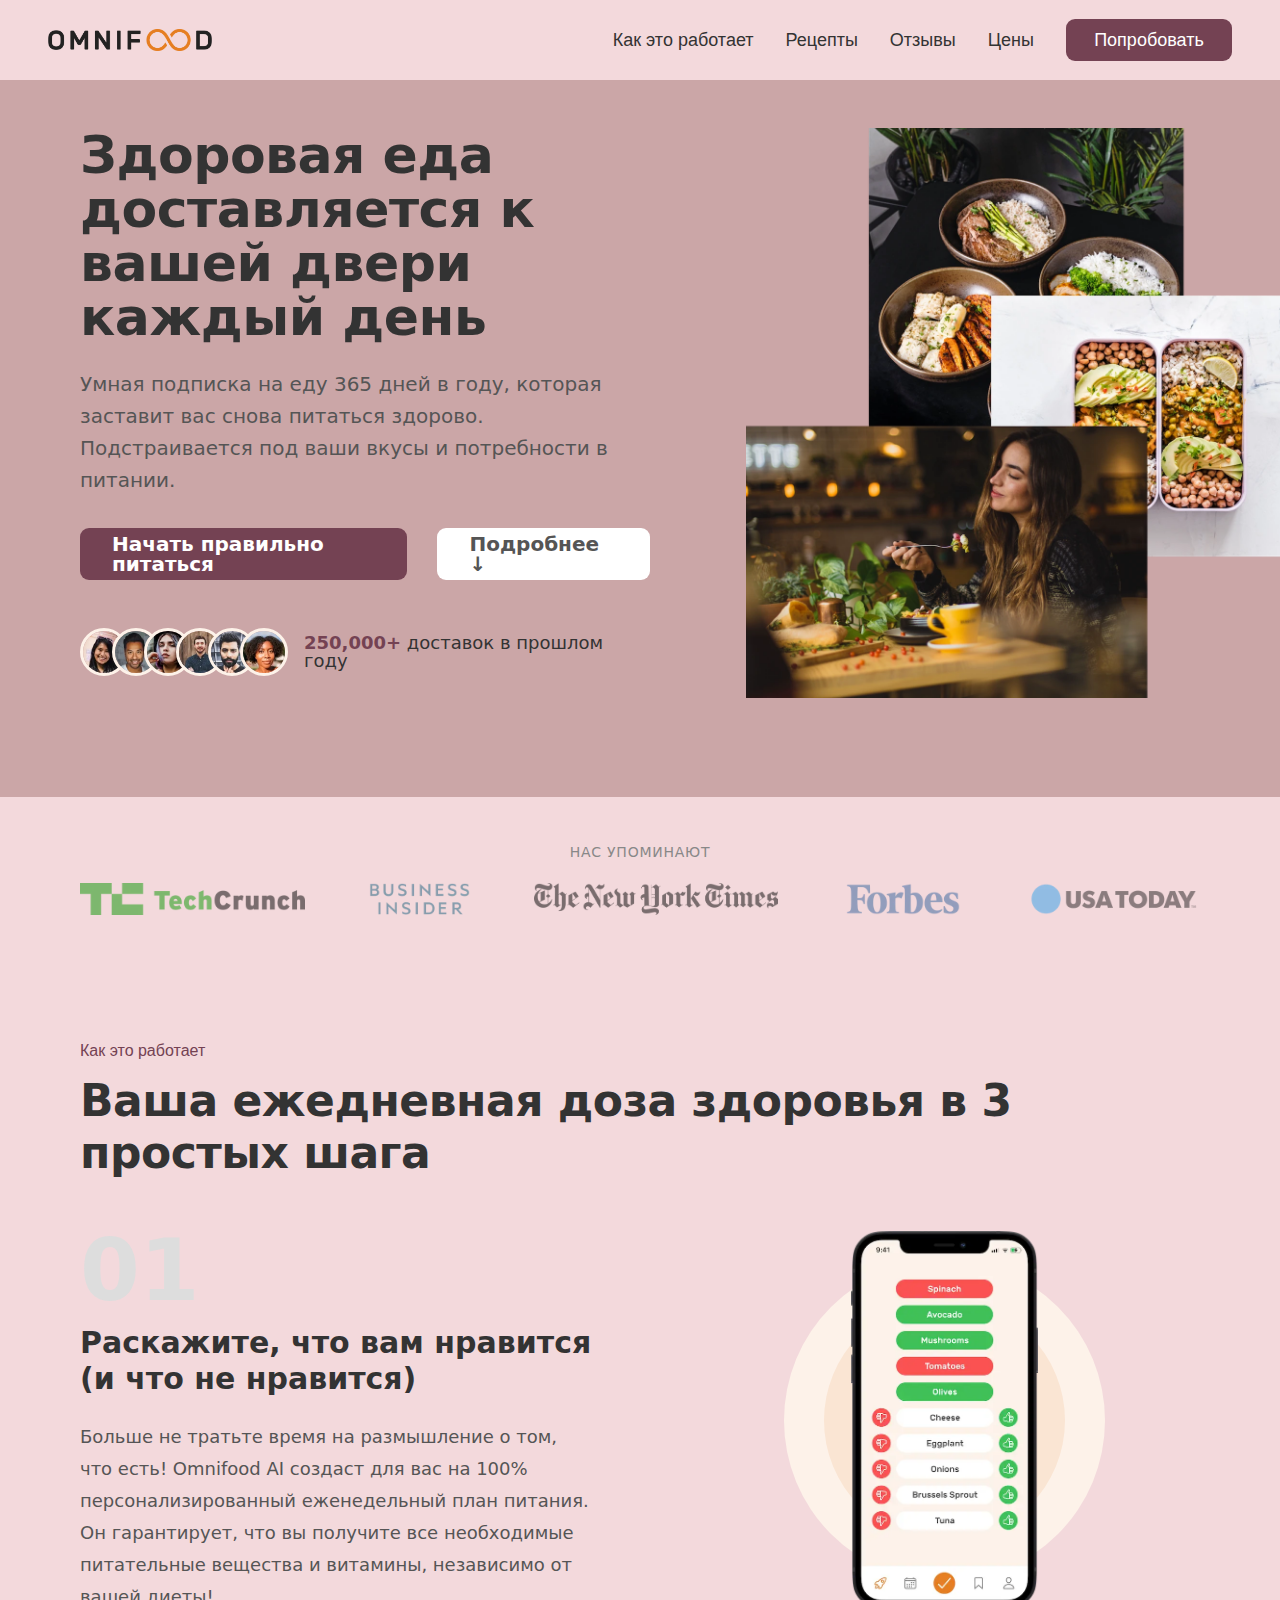
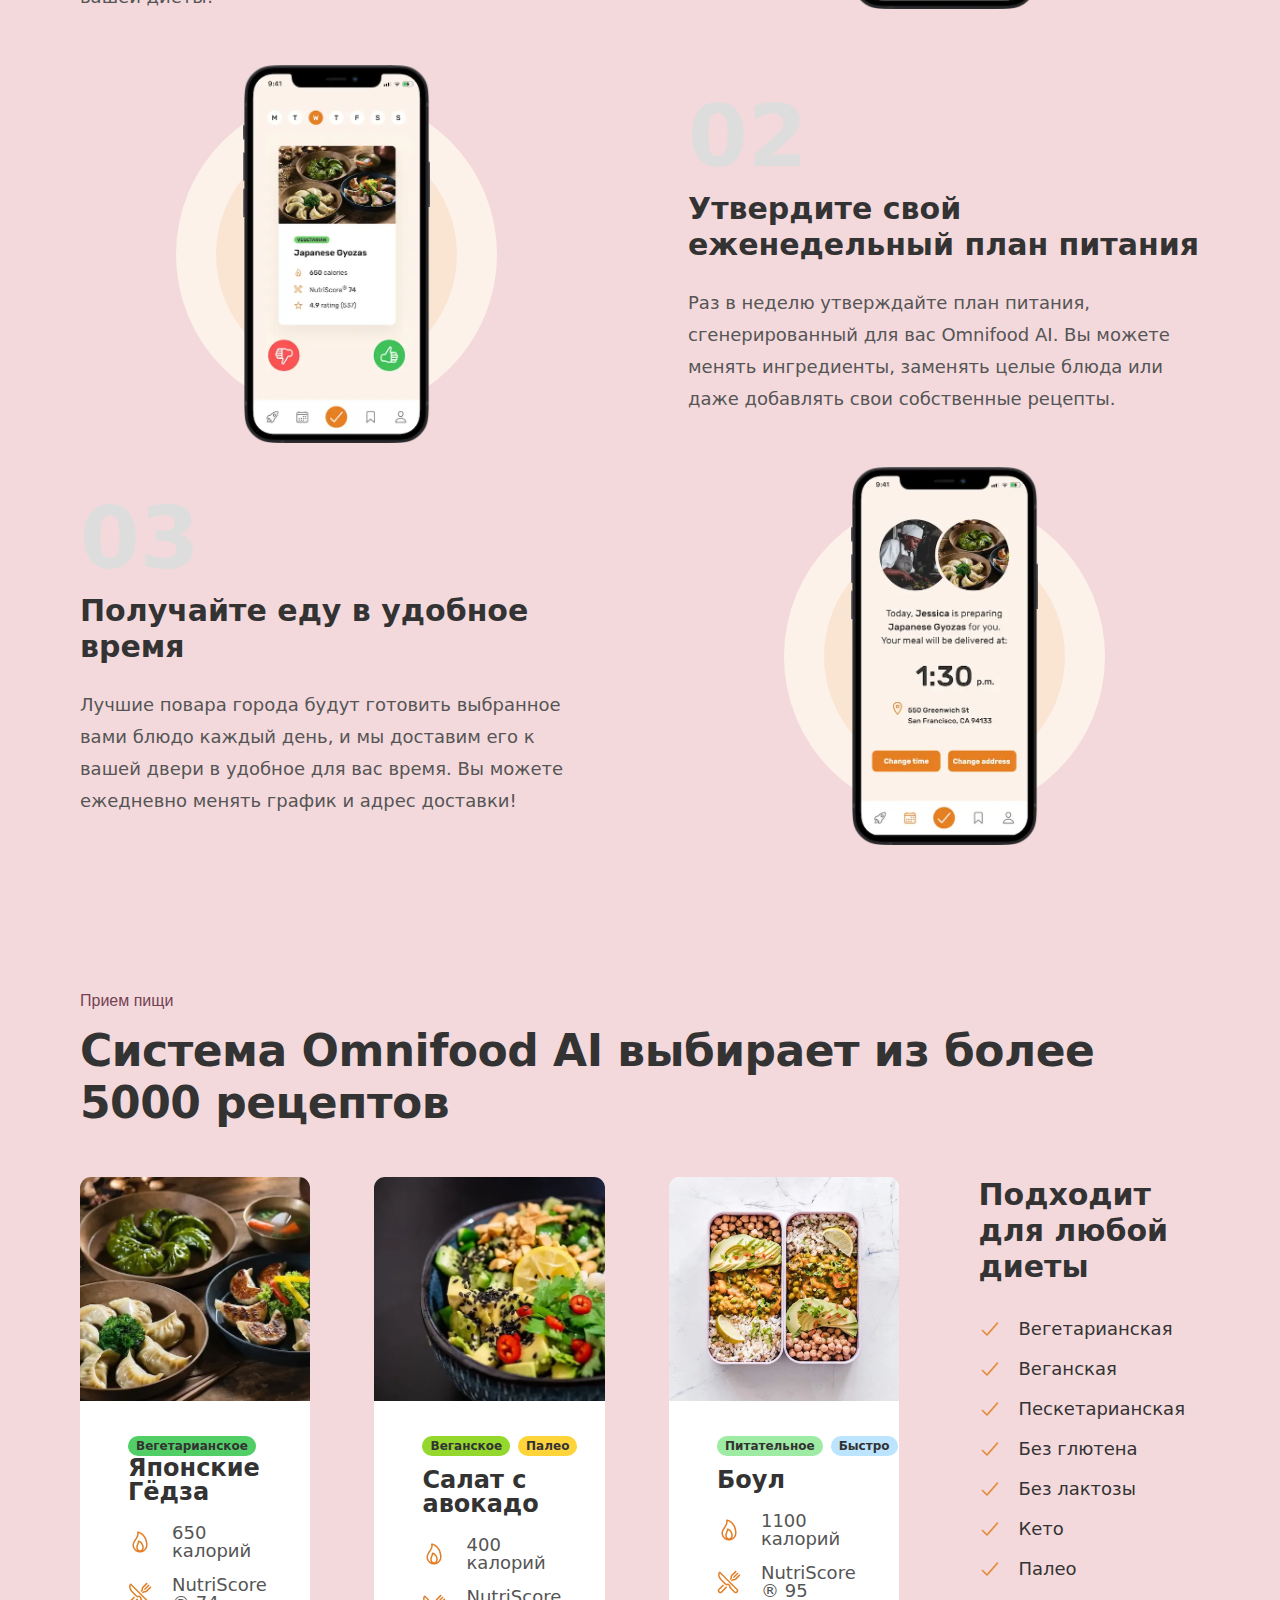
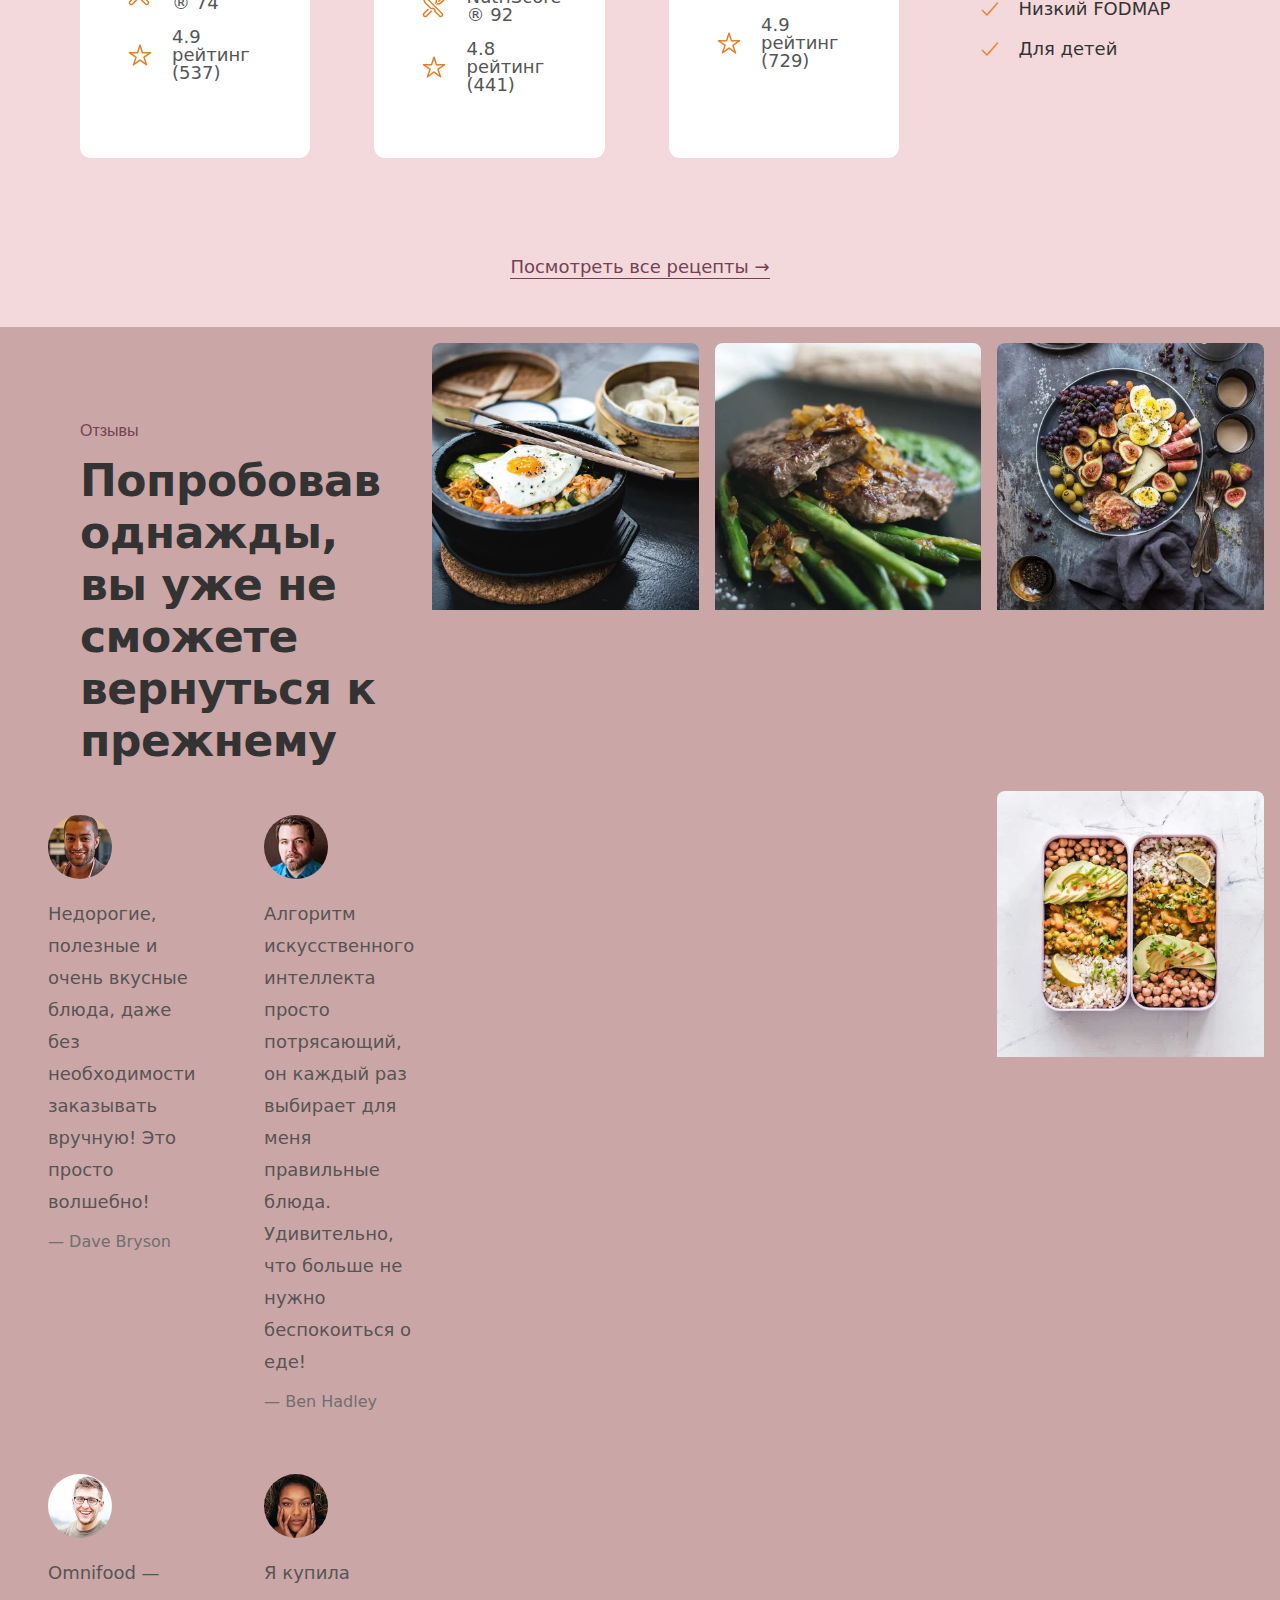
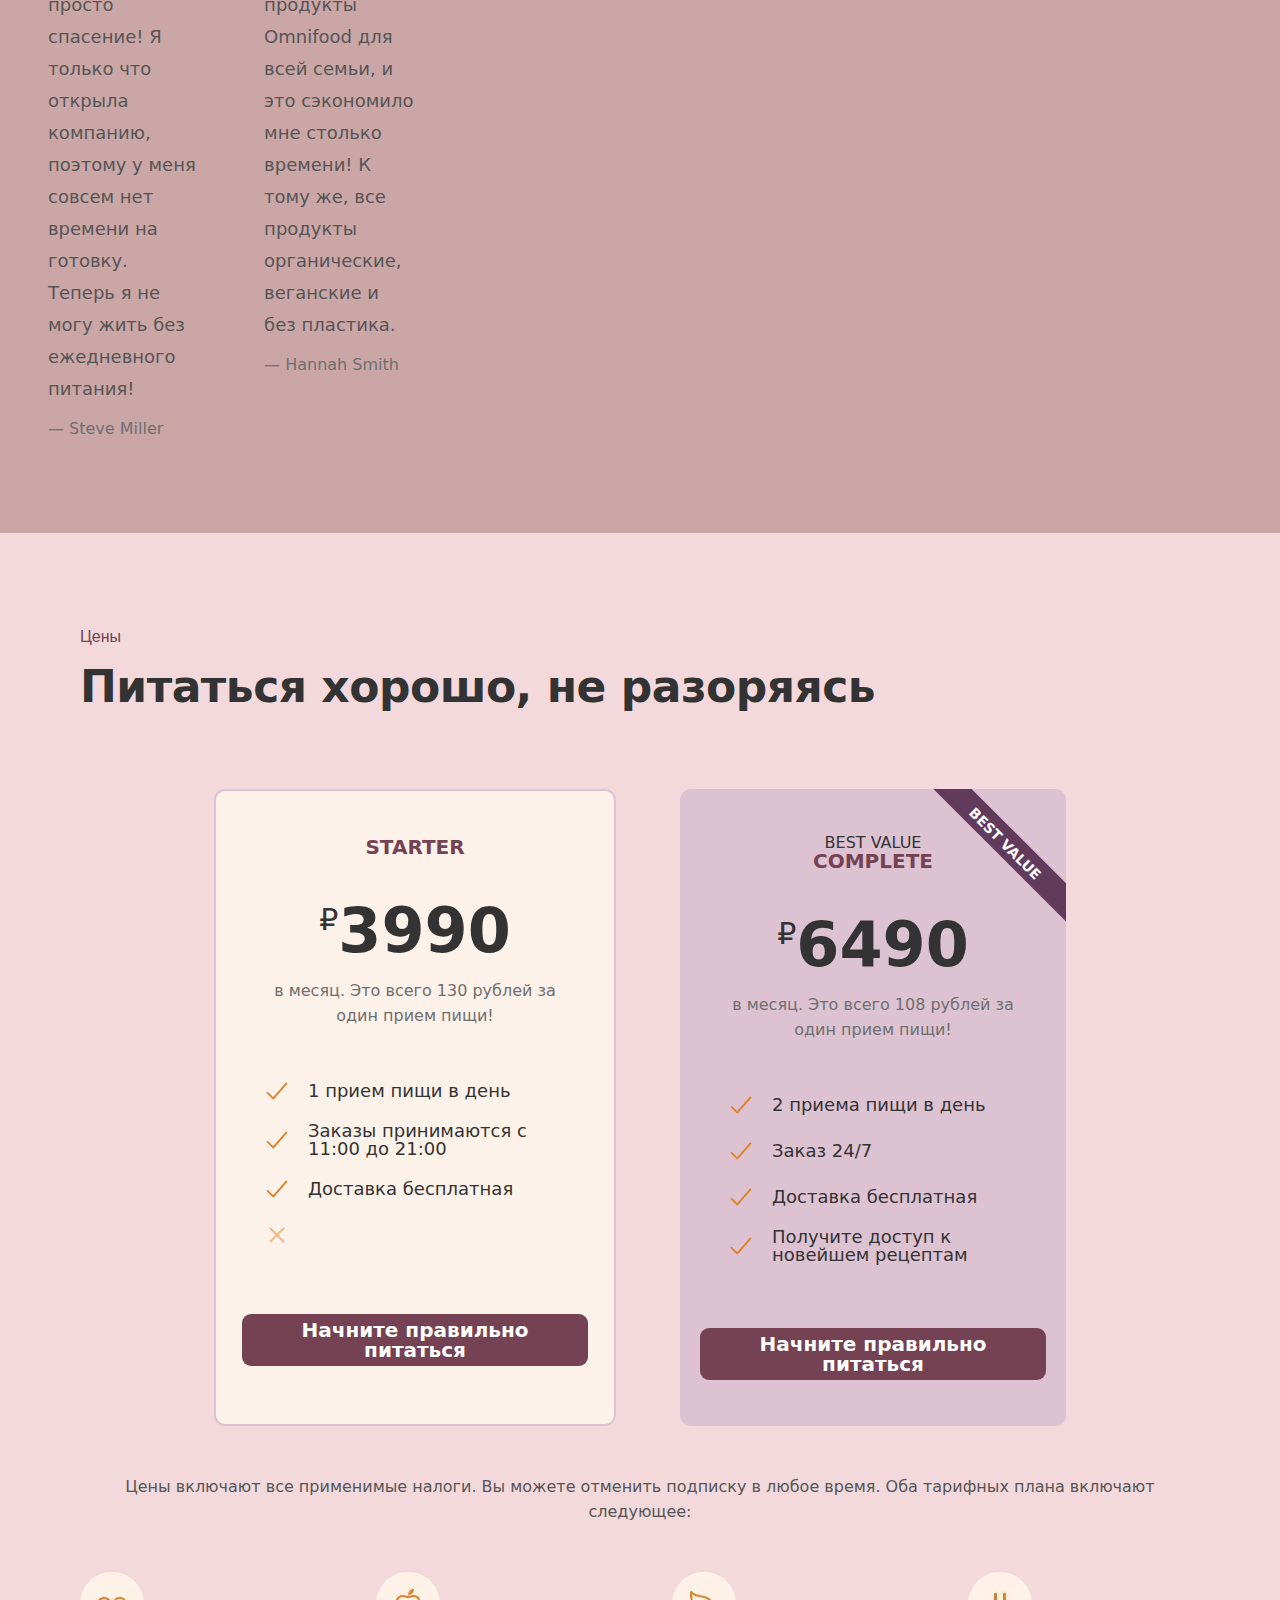
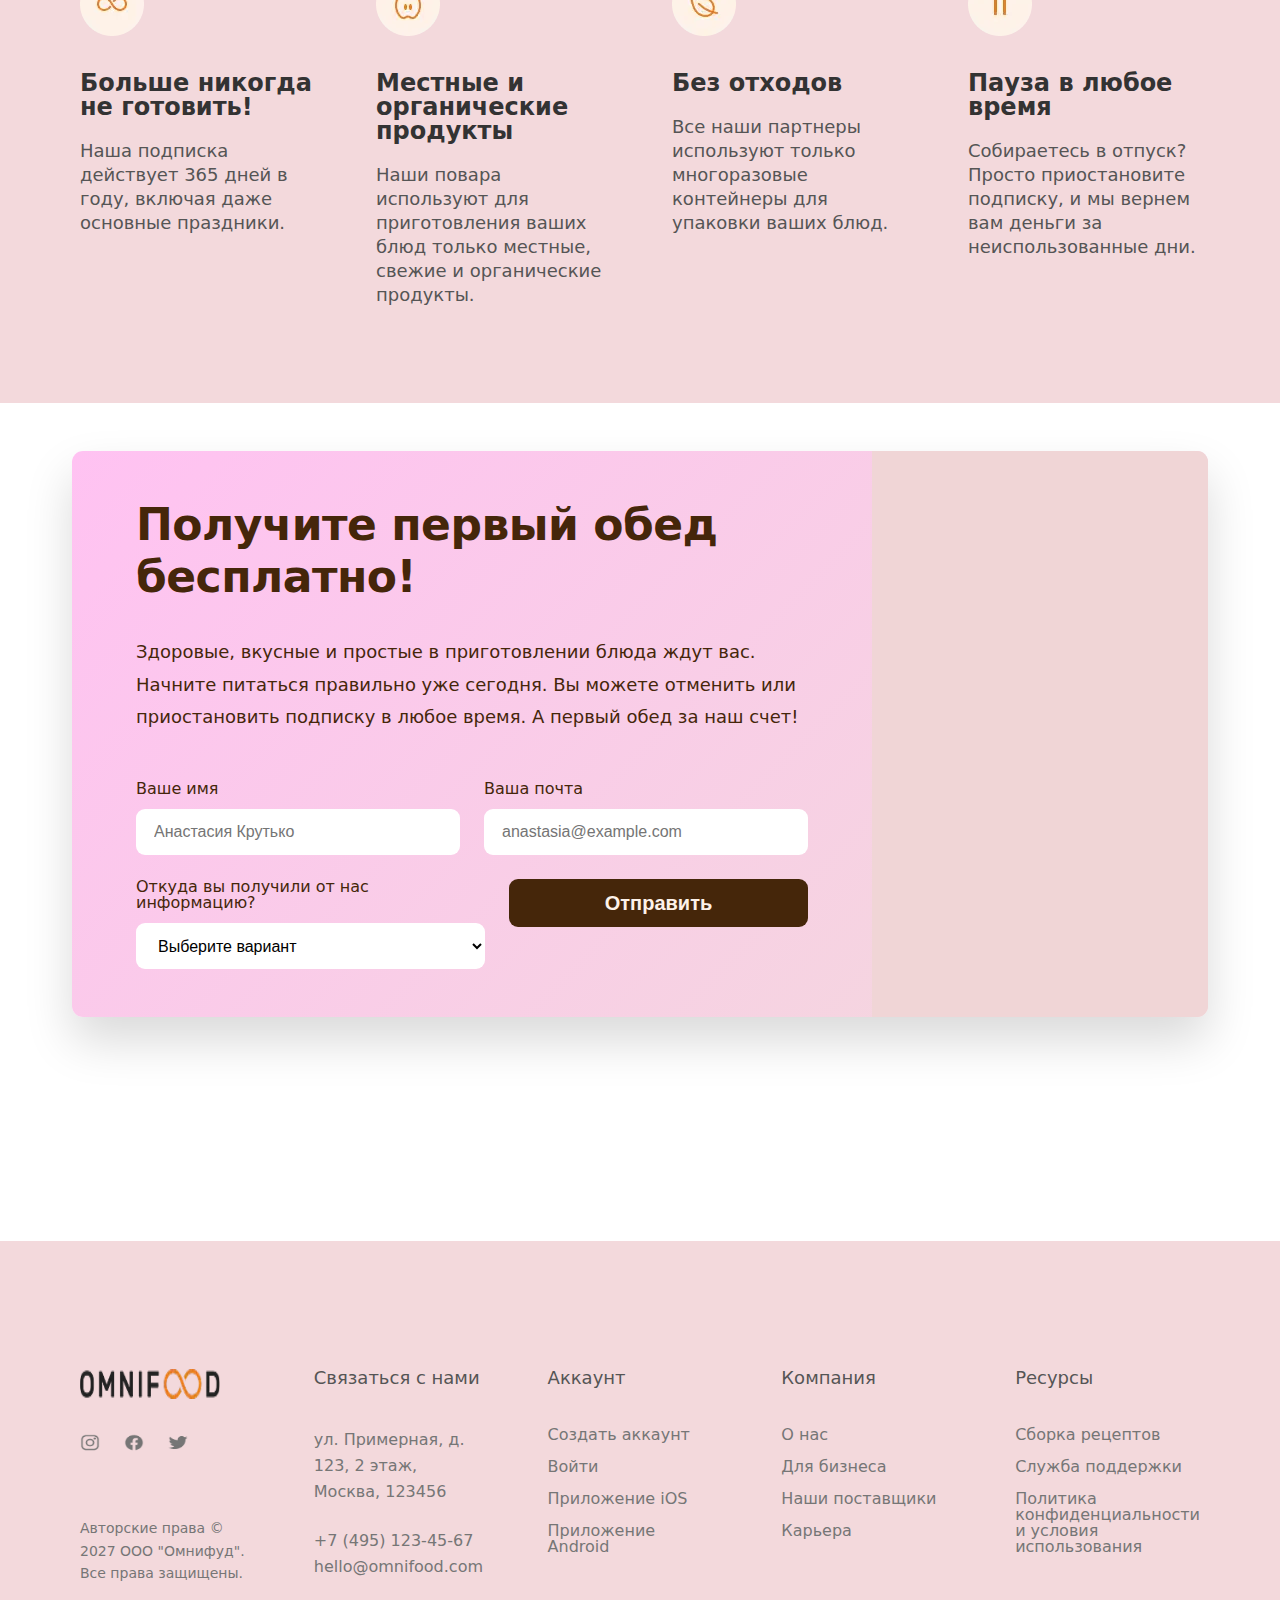
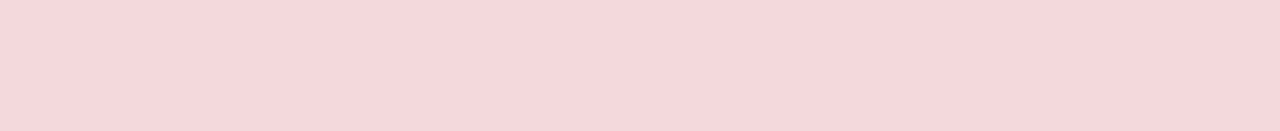
<file: index.html>
<!DOCTYPE html>
<html lang="ru">
<head>
    <meta http-equiv="Content-Security-Policy" 
      content="default-src 'self'; 
               script-src 'self' https://cdn.tailwindcss.com https://unpkg.com;">
    <meta http-equiv="X-Frame-Options" content="DENY">
    <meta http-equiv="X-Content-Type-Options" content="nosniff">
    <meta http-equiv="Referrer-Policy" content="strict-origin-when-cross-origin">
    <meta charset="UTF-8">
    <meta name="viewport" content="width=device-width, initial-scale=1.0">
    <title>Omnifood - Здоровое питание с доставкой</title>
    <meta name="description" content="Умная подписка на еду 365 дней в году. Персонализированные планы питания с доставкой на дом.">
    <link rel="stylesheet" href="style.css">
</head>
<body>
 <!-- Шапка сайта с навигацией -->
<header class="page-header">
    <div class="container">
        <!-- Чекбокс для управления меню -->
        <input type="checkbox" id="menu-toggle" class="menu-toggle">
        
        <!-- Оверлей для затемнения -->
        <div class="menu-overlay"></div>
        
        <div class="header-inner">
            <!-- Логотип слева -->
            <a href="/" class="logo-link" aria-label="На главную">
                <img src="UP09-master/img/omnifood-logo.webp" alt="Omnifood" class="logo" width="150" height="30">
            </a>
            
            <!-- Бургер-кнопка справа (только на мобильных) -->
            <label for="menu-toggle" class="burger-menu" aria-label="Открыть меню">
                <span class="burger-line"></span>
                <span class="burger-line"></span>
                <span class="burger-line"></span>
            </label>
            
            <!-- Навигация справа (на десктопе) -->
            <nav class="main-nav" aria-label="Основное меню">
                <ul class="nav-list">
                    <li><a href="#how-it-works" class="nav-link">Как это работает</a></li>
                    <li><a href="#meals" class="nav-link">Рецепты</a></li>
                    <li><a href="#testimonials" class="nav-link">Отзывы</a></li>
                    <li><a href="#pricing" class="nav-link">Цены</a></li>
                    <li><a href="#cta" class="nav-link nav-link-button">Попробовать</a></li>
                </ul>
            </nav>
        </div>
    </div>
</header>

    <main>
        <!-- Hero-section-->
        <section class="hero" aria-labelledby="hero-heading">
            <div class="container">
                <div class="hero-content">
                    <div class="hero-text">
                        <h1 id="hero-heading" class="hero-title">
                            Здоровая еда доставляется к вашей двери каждый день
                        </h1>
                        <p class="hero-description">
                            Умная подписка на еду 365 дней в году, которая заставит вас снова питаться здорово. 
                            Подстраивается под ваши вкусы и потребности в питании.
                        </p>
                        
                        <div class="hero-buttons">
                            <a href="#cta" class="btn btn-primary">Начать правильно питаться</a>
                            <a href="#how-it-works" class="btn btn-secondary">Подробнее &darr;</a>
                        </div>
                        
                        <!--доставка-->
                        <div class="delivery-stats">
                            <div class="customer-avatars" aria-label="Наши клиенты">
                                <img src="UP09-master/img/customers/customer-1.webp" alt="Клиент" class="customer-img" width="40" height="40">
                                <img src="UP09-master/img/customers/customer-2.webp" alt="Клиент" class="customer-img" width="40" height="40">
                                <img src="UP09-master/img/customers/customer-3.webp" alt="Клиент" class="customer-img" width="40" height="40">
                                <img src="UP09-master/img/customers/customer-4.webp" alt="Клиент" class="customer-img" width="40" height="40">
                                <img src="UP09-master/img/customers/customer-5.webp" alt="Клиент" class="customer-img" width="40" height="40">
                                <img src="UP09-master/img/customers/customer-6.webp" alt="Клиент" class="customer-img" width="40" height="40">
                            </div>
                            <p class="delivery-text">
                                <span class="highlight">250,000+</span> доставок в прошлом году
                            </p>
                        </div>
                    </div>
                    
                    <figure class="hero-image">
                        <img src="UP09-master/img/hero.webp" alt="Разнообразные полезные блюда" width="500" height="550">
                    </figure>
                </div>
            </div>
        </section>

        <!--Нас упоминают-->
        <aside class="media-mentions" aria-label="Публикации о нас">
            <div class="container">
                <p class="mentions-title">НАС УПОМИНАЮТ</p>
                <ul class="media-logos">
                    <li><img src="UP09-master/img/logos/techcrunch.webp" alt="TechCrunch" width="150" height="30"></li>
                    <li><img src="UP09-master/img/logos/business-insider.webp" alt="Business Insider" width="150" height="30"></li>
                    <li><img src="UP09-master/img/logos/the-new-york-times.webp" alt="The New York Times" width="150" height="30"></li>
                    <li><img src="UP09-master/img/logos/forbes.webp" alt="Forbes" width="150" height="30"></li>
                    <li><img src="UP09-master/img/logos/usa-today.webp" alt="USA Today" width="150" height="30"></li>
                </ul>
            </div>
        </aside>

        <!--Как это работает-->
        <section id="how-it-works" class="how-it-works" aria-labelledby="how-it-works-heading">
            <div class="container">
                <header class="section-header">
                    <p class="section-subtitle">Как это работает</p>
                    <h2 id="how-it-works-heading" class="section-title">
                        Ваша ежедневная доза здоровья в 3 простых шага
                    </h2>
                </header>

                <!--Шаг 1-->
                <article class="step-item step-1">
                    <div class="step-content">
                        <span class="step-number" aria-hidden="true">01</span>
                        <h3 class="step-title">Раскажите, что вам нравится (и что не нравится)</h3>
                        <p class="step-description">
                            Больше не тратьте время на размышление о том, что есть!
                            Omnifood AI создаст для вас на 100% персонализированный 
                            еженедельный план питания. Он гарантирует, что вы
                            получите все необходимые питательные вещества и
                            витамины, независимо от вашей диеты!
                        </p>
                    </div>
                    <figure class="step-image">
                        <div class="image-circle">
                            <img src="UP09-master/img/app/app-screen-1.webp" alt="Экран приложения - выбор предпочтений" width="200" height="400">
                        </div>
                    </figure>
                </article>

                <!--Шаг 2-->
                <article class="step-item step-2">
                    <div class="step-content">
                        <span class="step-number" aria-hidden="true">02</span>
                        <h3 class="step-title">Утвердите свой еженедельный план питания</h3>
                        <p class="step-description">
                            Раз в неделю утверждайте план питания, сгенерированный
                            для вас Omnifood AI. Вы можете менять ингредиенты,
                            заменять целые блюда или даже добавлять свои
                            собственные рецепты.
                        </p>
                    </div>
                    <figure class="step-image">
                        <div class="image-circle">
                            <img src="UP09-master/img/app/app-screen-2.webp" alt="Экран приложения - утверждение плана" width="200" height="400">
                        </div>
                    </figure>
                </article>

                <!--Шаг 3-->
                <article class="step-item step-3">
                    <div class="step-content">
                        <span class="step-number" aria-hidden="true">03</span>
                        <h3 class="step-title">Получайте еду в удобное время</h3>
                        <p class="step-description">
                            Лучшие повара города будут готовить выбранное вами
                            блюдо каждый день, и мы доставим его к вашей двери в
                            удобное для вас время. Вы можете ежедневно менять
                            график и адрес доставки!
                        </p>
                    </div>
                    <figure class="step-image">
                        <div class="image-circle">
                            <img src="UP09-master/img/app/app-screen-3.webp" alt="Экран приложения - доставка" width="200" height="400">
                        </div>
                    </figure>
                </article>
            </div>
        </section>

        <!--Прием пищи-->
        <section id="meals" class="meals-section" aria-labelledby="meals-heading">
            <div class="container">
                <header class="section-header">
                    <p class="section-subtitle">Прием пищи</p>
                    <h2 id="meals-heading" class="section-title">
                        Система Omnifood AI выбирает из более 5000 рецептов
                    </h2>
                </header>

                <div class="meals-grid">
                    <!--Японские Гёдза-->
                    <article class="meal-card">
                        <img src="UP09-master/img/meals/meal-1.webp" alt="Японские Гёдза" class="meal-image" width="300" height="200">
                        <div class="meal-content">
                            <span class="badge badge-vegetarian">Вегетарианское</span>
                            <h3 class="meal-title">Японские Гёдза</h3>
                            <ul class="meal-stats">
                                <li>
                                    <img src="UP09-master/Img%20-%20flame%20outline.webp" alt="" class="stat-icon" width="20" height="20">
                                    <span>650 калорий</span>
                                </li>
                                <li>
                                    <img src="UP09-master//Img%20-%20restaurant%20outline.webp" alt="" class="stat-icon" width="20" height="20">
                                    <span>NutriScore ® 74</span>
                                </li>
                                <li>
                                    <img src="UP09-master/Img%20-%20star%20outline.webp" alt="" class="stat-icon" width="20" height="20">
                                    <span>4.9 рейтинг (537)</span>
                                </li>
                            </ul>
                        </div>
                    </article>

                    <!--Салат с авокадо-->
                    <article class="meal-card">
                        <img src="UP09-master/img/meals/meal-2.webp" alt="Салат с авокадо" class="meal-image" width="300" height="200">
                        <div class="meal-content">
                            <div class="badge-group">
                                <span class="badge badge-vegan">Веганское</span>
                                <span class="badge badge-paleo">Палео</span>
                            </div>
                            <h3 class="meal-title">Салат с авокадо</h3>
                            <ul class="meal-stats">
                                <li>
                                    <img src="UP09-master/Img%20-%20flame%20outline.webp" alt="" class="stat-icon" width="20" height="20">
                                    <span>400 калорий</span>
                                </li>
                                <li>
                                    <img src="UP09-master//Img%20-%20restaurant%20outline.webp" alt="" class="stat-icon" width="20" height="20">
                                    <span>NutriScore ® 92</span>
                                </li>
                                <li>
                                    <img src="UP09-master/Img%20-%20star%20outline.webp" alt="" class="stat-icon" width="20" height="20">
                                    <span>4.8 рейтинг (441)</span>
                                </li>
                            </ul>
                        </div>
                    </article>

                    <!--Боул-->
                    <article class="meal-card">
                        <img src="UP09-master/img/gallery/gallery-6.webp" alt="Боул с киноа" class="meal-image" width="300" height="200">
                        <div class="meal-content">
                            <div class="badge-group">
                                <span class="badge badge-nutritious">Питательное</span>
                                <span class="badge badge-fast">Быстро</span>
                            </div>
                            <h3 class="meal-title">Боул</h3>
                            <ul class="meal-stats">
                                <li>
                                    <img src="UP09-master/Img%20-%20flame%20outline.webp" alt="" class="stat-icon" width="20" height="20">
                                    <span>1100 калорий</span>
                                </li>
                                <li>
                                    <img src="UP09-master//Img%20-%20restaurant%20outline.webp" alt="" class="stat-icon" width="20" height="20">
                                    <span>NutriScore ® 95</span>
                                </li>
                                <li>
                                    <img src="UP09-master/Img%20-%20star%20outline.webp" alt="" class="stat-icon" width="20" height="20">
                                    <span>4.9 рейтинг (729)</span>
                                </li>
                            </ul>
                        </div>
                    </article>

                    <!--Диеты-->
                    <aside class="diets-list" aria-label="Диетические опции">
                        <h3 class="diets-title">Подходит для любой диеты</h3>
                        <ul class="diets">
                            <li><img src="UP09-master/Img%20-%20checkmark%20outline.webp" alt="" class="check-icon" width="20" height="20"> Вегетарианская</li>
                            <li><img src="UP09-master/Img%20-%20checkmark%20outline.webp" alt="" class="check-icon" width="20" height="20"> Веганская</li>
                            <li><img src="UP09-master/Img%20-%20checkmark%20outline.webp" alt="" class="check-icon" width="20" height="20"> Пескетарианская</li>
                            <li><img src="UP09-master/Img%20-%20checkmark%20outline.webp" alt="" class="check-icon" width="20" height="20"> Без глютена</li>
                            <li><img src="UP09-master/Img%20-%20checkmark%20outline.webp" alt="" class="check-icon" width="20" height="20"> Без лактозы</li>
                            <li><img src="UP09-master/Img%20-%20checkmark%20outline.webp" alt="" class="check-icon" width="20" height="20"> Кето</li>
                            <li><img src="UP09-master/Img%20-%20checkmark%20outline.webp" alt="" class="check-icon" width="20" height="20"> Палео</li>
                            <li><img src="UP09-master/Img%20-%20checkmark%20outline.webp" alt="" class="check-icon" width="20" height="20"> Низкий FODMAP</li>
                            <li><img src="UP09-master/Img%20-%20checkmark%20outline.webp" alt="" class="check-icon" width="20" height="20"> Для детей</li>
                        </ul>
                    </aside>
                </div>
                
                <footer class="meals-footer">
                    <a href="#" class="view-all-link">Посмотреть все рецепты →</a>
                </footer>
            </div>
        </section>

        <!-- Отзывы и галерея-->
        <section id="testimonials" class="testimonials-section" aria-labelledby="testimonials-heading">
            <div class="testimonials-container">
                <div class="testimonials-content">
                    <header class="section-header">
                        <p class="section-subtitle">Отзывы</p>
                        <h2 id="testimonials-heading" class="section-title">
                            Попробовав однажды, вы уже не сможете вернуться к прежнему
                        </h2>
                    </header>

                    <div class="testimonials-grid">
                        <figure class="testimonial">
                            <img src="UP09-master/img/customers/dave.webp" alt="Дэйв Брайсон" class="testimonial-image" width="60" height="60">
                            <blockquote class="testimonial-text">
                                <p>Недорогие, полезные и очень вкусные блюда, даже без необходимости заказывать вручную! Это просто волшебно!</p>
                            </blockquote>
                            <figcaption class="testimonial-author">— Dave Bryson</figcaption>
                        </figure>

                        <figure class="testimonial">
                            <img src="UP09-master/img/customers/ben.webp" alt="Бен Хэдли" class="testimonial-image" width="60" height="60">
                            <blockquote class="testimonial-text">
                                <p>Алгоритм искусственного интеллекта просто потрясающий, он каждый раз выбирает для меня правильные блюда. Удивительно, что больше не нужно беспокоиться о еде!</p>
                            </blockquote>
                            <figcaption class="testimonial-author">— Ben Hadley</figcaption>
                        </figure>

                        <figure class="testimonial">
                            <img src="UP09-master/img/customers/steve.webp" alt="Стив Миллер" class="testimonial-image" width="60" height="60">
                            <blockquote class="testimonial-text">
                                <p>Omnifood — просто спасение! Я только что открыла компанию, поэтому у меня совсем нет времени на готовку. Теперь я не могу жить без ежедневного питания!</p>
                            </blockquote>
                            <figcaption class="testimonial-author">— Steve Miller</figcaption>
                        </figure>

                        <figure class="testimonial">
                            <img src="UP09-master/img/customers/hannah.webp" alt="Ханна Смит" class="testimonial-image" width="60" height="60">
                            <blockquote class="testimonial-text">
                                <p>Я купила продукты Omnifood для всей семьи, и это сэкономило мне столько времени! К тому же, все продукты органические, веганские и без пластика.</p>
                            </blockquote>
                            <figcaption class="testimonial-author">— Hannah Smith</figcaption>
                        </figure>
                    </div>
                </div>

                <!--Галерея изображений еды-->
                <aside class="gallery" aria-label="Фотографии блюд">
                    <figure class="gallery-item">
                        <img src="UP09-master/img/gallery/gallery-1.webp" alt="Тарелка с пастой" loading="lazy" width="200" height="200">
                    </figure>
                    <figure class="gallery-item">
                        <img src="UP09-master/img/gallery/gallery-2.webp" alt="Салат с авокадо" loading="lazy" width="200" height="200">
                    </figure>
                    <figure class="gallery-item">
                        <img src="UP09-master/img/gallery/gallery-3.webp" alt="Роллы" loading="lazy" width="200" height="200">
                    </figure>
                    <figure class="gallery-item">
                        <img src="UP09-master/img/gallery/gallery-4.webp" alt="Боул с лососем" loading="lazy" width="200" height="200">
                    </figure>
                    <figure class="gallery-item">
                        <img src="UP09-master/img/gallery/gallery-5.webp" alt="Десерт" loading="lazy" width="200" height="200">
                    </figure>
                    <figure class="gallery-item">
                        <img src="UP09-master/img/gallery/gallery-6.webp" alt="Боул с киноа" loading="lazy" width="200" height="200">
                    </figure>
                    <figure class="gallery-item">
                        <img src="UP09-master/img/gallery/gallery-7.webp" alt="Бургер" loading="lazy" width="200" height="200">
                    </figure>
                    <figure class="gallery-item">
                        <img src="UP09-master/img/gallery/gallery-8.webp" alt="Завтрак" loading="lazy" width="200" height="200">
                    </figure>
                    <figure class="gallery-item">
                        <img src="UP09-master/img/gallery/gallery-9.webp" alt="Сэндвич" loading="lazy" width="200" height="200">
                    </figure>
                    <figure class="gallery-item">
                        <img src="UP09-master/img/gallery/gallery-10.webp" alt="Смузи" loading="lazy" width="200" height="200">
                    </figure>
                    <figure class="gallery-item">
                        <img src="UP09-master/img/gallery/gallery-11.webp" alt="Суши" loading="lazy" width="200" height="200">
                    </figure>
                    <figure class="gallery-item">
                        <img src="UP09-master/img/gallery/gallery-12.webp" alt="Пицца" loading="lazy" width="200" height="200">
                    </figure>
                </aside>
            </div>
        </section>

        <!--Цены-->
        <section id="pricing" class="pricing-section" aria-labelledby="pricing-heading">
            <div class="container">
                <header class="section-header">
                    <p class="section-subtitle">Цены</p>
                    <h2 id="pricing-heading" class="section-title">
                        Питаться хорошо, не разоряясь
                    </h2>
                </header>

                <div class="pricing-grid">
                    <!--Starter-->
                    <article class="pricing-card pricing-card-starter">
                        <header class="pricing-header">
                            <p class="plan-name">STARTER</p>
                            <p class="plan-price"><span class="currency">₽</span>3990</p>
                            <p class="plan-period">в месяц. Это всего 130 рублей за один прием пищи!</p>
                        </header>
                        <ul class="plan-features">
                            <li><img src="UP09-master/Img%20-%20checkmark%20outline.webp" alt="" class="feature-icon" width="20" height="20"> 1 прием пищи в день</li>
                            <li><img src="UP09-master/Img%20-%20checkmark%20outline.webp" alt="" class="feature-icon" width="20" height="20"> Заказы принимаются с 11:00 до 21:00</li>
                            <li><img src="UP09-master/Img%20-%20checkmark%20outline.webp" alt="" class="feature-icon" width="20" height="20"> Доставка бесплатная</li>
                            <li class="feature-disabled"><img src="UP09-master/Img%20-%20close%20outline.webp" alt="" class="feature-icon" width="20" height="20"></li>
                        </ul>
                        <footer class="pricing-footer">
                            <a href="#cta" class="btn btn-primary">Начните правильно питаться</a>
                        </footer>
                    </article>

                    <!--Complete-->
                    <article class="pricing-card pricing-card-complete">
                        <span class="best-value-badge">BEST VALUE</span>
                        <header class="pricing-header">
                            <p class="plan-name">COMPLETE</p>
                            <p class="plan-price"><span class="currency">₽</span>6490</p>
                            <p class="plan-period">в месяц. Это всего 108 рублей за один прием пищи!</p>
                        </header>
                        <ul class="plan-features">
                            <li><img src="UP09-master/Img%20-%20checkmark%20outline.webp" alt="" class="feature-icon" width="20" height="20"> 2 приема пищи в день</li>
                            <li><img src="UP09-master/Img%20-%20checkmark%20outline.webp" alt="" class="feature-icon" width="20" height="20"> Заказ 24/7</li>
                            <li><img src="UP09-master/Img%20-%20checkmark%20outline.webp" alt="" class="feature-icon" width="20" height="20"> Доставка бесплатная</li>
                            <li><img src="UP09-master/Img%20-%20checkmark%20outline.webp" alt="" class="feature-icon" width="20" height="20"> Получите доступ к новейшем рецептам</li>
                        </ul>
                        <footer class="pricing-footer">
                            <a href="#cta" class="btn btn-primary">Начните правильно питаться</a>
                        </footer>
                    </article>
                </div>

                <p class="pricing-note">Цены включают все применимые налоги. Вы можете отменить подписку в любое время. Оба тарифных плана включают следующее:</p>

                <!--Преимущества тарифов-->
                <div class="features-grid">
                    <article class="feature">
                        <img src="UP09-master/Img%20-%20infinite%20outline.webp" alt="" class="feature-image" width="40" height="40">
                        <h3 class="feature-title">Больше никогда не готовить!</h3>
                        <p class="feature-description">Наша подписка действует 365 дней в году, включая даже основные праздники.</p>
                    </article>

                    <article class="feature">
                        <img src="UP09-master/Img%20-%20nutrition%20outline.webp" alt="" class="feature-image" width="40" height="40">
                        <h3 class="feature-title">Местные и органические продукты</h3>
                        <p class="feature-description">Наши повара используют для приготовления ваших блюд только местные, свежие и органические продукты.</p>
                    </article>

                    <article class="feature">
                        <img src="UP09-master/Img%20-%20leaf%20outline.webp" alt="" class="feature-image" width="40" height="40">
                        <h3 class="feature-title">Без отходов</h3>
                        <p class="feature-description">Все наши партнеры используют только многоразовые контейнеры для упаковки ваших блюд.</p>
                    </article>

                    <article class="feature">
                        <img src="UP09-master/Img%20-%20pause%20outline.webp" alt="" class="feature-image" width="40" height="40">
                        <h3 class="feature-title">Пауза в любое время</h3>
                        <p class="feature-description">Собираетесь в отпуск? Просто приостановите подписку, и мы вернем вам деньги за неиспользованные дни.</p>
                    </article>
                </div>
            </div>
        </section>

        <!--CTA-->
        <section id="cta" class="cta-section" aria-labelledby="cta-heading">
            <div class="container">
                <div class="cta-content">
                    <div class="cta-text">
                        <h2 id="cta-heading" class="cta-title">Получите первый обед бесплатно!</h2>
                        <p class="cta-description">
                            Здоровые, вкусные и простые в приготовлении блюда ждут вас.
                            Начните питаться правильно уже сегодня. Вы можете отменить или
                            приостановить подписку в любое время. А первый обед за наш счет!
                        </p>

                        <!--Форма подписки-->
                        <form class="cta-form" action="#" method="post">
                            <div class="form-row">
                                <div class="form-group">
                                    <label for="name">Ваше имя</label>
                                    <input type="text" name="full-name"
                                            pattern="[A-Za-z\s\-]{2,50}"
                                            title="Только буквы, пробелы и дефисы" 
                                            id="name" 
                                            name="name"  placeholder="Анастасия Крутько" required>
                                </div>
                                <div class="form-group">
                                    <label for="email">Ваша почта</label>
                                    <input type="email" id="email" name="email" placeholder="anastasia@example.com" required>
                                </div>
                            </div>
                            <div class="form-row">
                                <div class="form-group">
                                    <label for="referral">Откуда вы получили от нас информацию?</label>
                                    <select id="referral" name="referral">
                                        <option value="" disabled selected>Выберите вариант</option>
                                        <option value="social">Социальные сети</option>
                                        <option value="friends">От друзей</option>
                                        <option value="ad">Реклама</option>
                                        <option value="other">Другое</option>
                                    </select>
                                </div>
                                <button type="submit" class="btn btn-submit">Отправить</button>
                            </div>
                        </form>
                    </div>
                    
                    <figure class="cta-image">
                        <img src="UP09-master/img/eating.webp" alt="Женщина наслаждается здоровой едой" width="400" height="450" loading="lazy">
                    </figure>
                </div>
            </div>
        </section>
    </main>

    <!--Footer-->
    <footer class="site-footer">
        <div class="container">
            <div class="footer-grid">
                <!--Блок с логотипом и соцсетями-->
                <div class="footer-brand">
                    <a href="/" class="footer-logo" aria-label="На главную">
                        <img src="UP09-master/img/Link.webp" alt="Omnifood" width="140" height="30">
                    </a>
                    <ul class="social-links" aria-label="Социальные сети">
                        <li><a href="#" aria-label="Instagram"><img src="UP09-master/Item%201.webp" alt="" width="20" height="20"></a></li>
                        <li><a href="#" aria-label="Facebook"><img src="UP09-master/Item%202.webp" alt="" width="20" height="20"></a></li>
                        <li><a href="#" aria-label="Twitter"><img src="UP09-master/Item%203.webp" alt="" width="20" height="20"></a></li>
                    </ul>
                    <p class="copyright">
                        Авторские права © 2027 ООО "Омнифуд".<br> Все права защищены.
                    </p>
                </div>

                <!-- Контакты -->
                <div class="footer-contact">
                    <h3 class="footer-heading">Связаться с нами</h3>
                    <address class="contact-info">
                        <p>ул. Примерная, д. 123, 2 этаж,<br> Москва, 123456</p>
                        <p>
                            <a href="tel:+74951234567">+7 (495) 123-45-67</a><br>
                            <a href="mailto:hello@omnifood.com">hello@omnifood.com</a>
                        </p>
                    </address>
                </div>

                <!-- Аккаунт -->
                <div class="footer-links">
                    <h3 class="footer-heading">Аккаунт</h3>
                    <ul>
                        <li><a href="#">Создать аккаунт</a></li>
                        <li><a href="#">Войти</a></li>
                        <li><a href="#">Приложение iOS</a></li>
                        <li><a href="#">Приложение Android</a></li>
                    </ul>
                </div>

                <!-- Компания -->
                <div class="footer-links">
                    <h3 class="footer-heading">Компания</h3>
                    <ul>
                        <li><a href="#">О нас</a></li>
                        <li><a href="#">Для бизнеса</a></li>
                        <li><a href="#">Наши поставщики</a></li>
                        <li><a href="#">Карьера</a></li>
                    </ul>
                </div>

                <!-- Ресурсы -->
                <div class="footer-links">
                    <h3 class="footer-heading">Ресурсы</h3>
                    <ul>
                        <li><a href="#">Сборка рецептов</a></li>
                        <li><a href="#">Служба поддержки</a></li>
                        <li><a href="#">Политика конфиденциальности и условия использования</a></li>
                    </ul>
                </div>
            </div>
        </div>
    </footer>
</body>
</html>
</file>
<file: style.css>
@import url('https://fonts.googleapis.com/css2?family=Rubik:ital,wght@0,300..900;1,300..900&display=swap');

* {
    margin: 0;
    padding: 0;
    box-sizing: border-box;
}

html {
    font-size: 16px;
}

body {
    font-family: 'Rubik', system-ui, -apple-system, sans-serif;
    line-height: 1;
    color: #333;
    overflow-x: hidden;
}

.container {
    max-width: 120rem; 
    margin: 0 auto;
    padding: 0 3rem;
}

/* ===== ХЕДЕР С ЛОГОТИПОМ СЛЕВА И МЕНЮ СПРАВА ===== */
.page-header {
    background-color: #F3D9DC;
    position: relative;
    z-index: 1000;
}

.header-inner {
    display: flex;
    justify-content: space-between; 
    align-items: center;
    height: 5rem;
    width: 100%;
}

.logo-link {
    display: flex;
    align-items: center;
    flex-shrink: 0;
    margin-right: auto;
}

.logo {
    width: 10.21875rem;
    height: 1.375rem; 
    display: block;
}

/* Навигация справа */
.main-nav {
    display: flex;
    justify-content: flex-end;
    flex-shrink: 0; 
}

.nav-list {
    display: flex;
    align-items: center;
    list-style: none;
    gap: 2rem; 
    margin-left: auto; 
}

.nav-link {
    text-decoration: none;
    color: #333;
    font-family: 'Rubik', sans-serif;
    font-weight: 500;
    font-size: 1.125rem;
    transition: color 0.3s;
    white-space: nowrap;
}

.nav-link:hover {
    color: #744253;
}

.nav-link-button {
    display: flex;
    align-items: center;
    justify-content: center;
    width: 10.375rem; 
    height: 2.625rem; 
    background-color: #744253;
    border-radius: 0.5625rem;
    color: #FFFFFF !important;
    white-space: nowrap;
}

.nav-link-button:hover {
    background-color: #B49286;
    color: #FFFFFF !important;
}

/* ===== БУРГЕР-МЕНЮ ДЛЯ МОБИЛЬНЫХ ===== */
/* Чекбокс для управления меню (скрыт) */
.menu-toggle {
    display: none;
}

/* Бургер-кнопка (лейбл для чекбокса) */
.burger-menu {
    display: none;
    flex-direction: column;
    justify-content: space-between;
    width: 2rem;
    height: 1.5rem;
    background: transparent;
    border: none;
    cursor: pointer;
    padding: 0;
    z-index: 1002;
    position: relative;
    margin-left: auto;
}

.burger-line {
    width: 100%;
    height: 0.25rem;
    background-color: #333;
    border-radius: 0.125rem;
    transition: all 0.3s ease-in-out;
    display: block;
}

/* Анимация бургера при открытом чекбоксе */
.menu-toggle:checked ~ .header-inner .burger-menu .burger-line:nth-child(1) {
    transform: translateY(0.625rem) rotate(45deg);
    background-color: #744253;
}

.menu-toggle:checked ~ .header-inner .burger-menu .burger-line:nth-child(2) {
    opacity: 0;
    transform: translateX(-1rem);
}

.menu-toggle:checked ~ .header-inner .burger-menu .burger-line:nth-child(3) {
    transform: translateY(-0.625rem) rotate(-45deg);
    background-color: #744253;
}

/* Оверлей для затемнения фона */
.menu-overlay {
    display: none;
    position: fixed;
    top: 0;
    left: 0;
    width: 100%;
    height: 100%;
    background-color: rgba(0, 0, 0, 0.5);
    z-index: 999;
    opacity: 0;
    transition: opacity 0.3s ease;
    pointer-events: none;
}

/* Показываем оверлей при открытом меню */
.menu-toggle:checked ~ .menu-overlay {
    display: block;
    opacity: 1;
    pointer-events: auto;
}

/* ===== HERO ===== */
.hero {
    background-color: #CBA6A7;
    padding: 3rem 0 6rem;
}

.hero-content {
    display: flex;
    max-width: 81.25rem;
    margin: 0 auto;
    padding: 0 2rem;
    gap: 6rem;
}

.hero-text {
    flex: 1;
    max-width: 35.625rem;
}

.hero-title {
    font-size: 3.25rem;
    font-weight: 700;
    line-height: 3.375rem;
    letter-spacing: -0.03125rem; 
    color: #333333;
    margin-bottom: 1.5rem; 
}

.hero-description {
    font-size: 1.25rem; 
    line-height: 2rem; 
    color: #555555;
    margin-bottom: 2rem;
}

.hero-buttons {
    display: flex;
    gap: 1.875rem;
    margin-bottom: 3rem;
}

.btn {
    display: inline-flex;
    align-items: center;
    justify-content: center;
    height: 3.25rem;
    border-radius: 0.5625rem; 
    padding: 1rem 2rem; 
    font-weight: 600;
    font-size: 1.25rem;
    line-height: 1.25rem; 
    text-decoration: none;
    transition: background-color 0.3s;
}

.btn-primary {
    background-color: #744253;
    color: #FFFFFF;
    width: 21.625rem;
}

.btn-primary:hover {
    background-color: #B49286;
}

.btn-secondary {
    background-color: #FFFFFF;
    color: #555555;
    width: 13.9375rem;
}

.btn-secondary:hover {
    background-color: #afafaf;
}

.hero-image img {
    width: 35.3125rem; 
    height: 35.625rem;
    object-fit: cover;
}

.delivery-stats {
    display: flex;
    align-items: center;
    gap: 1rem;
}

.customer-avatars {
    display: flex;
    align-items: center;
}

.customer-img {
    width: 3rem;
    height: 3rem; 
    border-radius: 50%;
    border: 0.1875rem solid #FDF2E9; 
    margin-left: -1rem;
}

.customer-img:first-child {
    margin-left: 0;
}

.delivery-text {
    font-size: 1.125rem; 
    font-weight: 400;
}

.highlight {
    font-weight: 700;
    color: #744253;
}

/* ===== МЕДИА ===== */
.media-mentions {
    padding: 3rem 0; 
    background-color: #F3D9DC;
    width: 100%;
    overflow: hidden;
}

.mentions-title {
    text-align: center;
    font-weight: 500;
    font-size: 0.875rem;
    letter-spacing: 0.046875rem;
    color: #888888;
    margin-bottom: 1.5rem; 
    padding: 0 1rem;
}

.media-logos {
    display: flex;
    justify-content: space-between;
    align-items: center;
    flex-wrap: wrap;
    list-style: none;
    max-width: 75rem; 
    margin: 0 auto;
    padding: 0 2rem;
    gap: 1rem;
}

.media-logos li {
    flex: 0 1 auto;
    display: flex;
    justify-content: center;
}

.media-logos img {
    opacity: 0.5;
    height: 2rem;
    width: auto;
    max-width: 100%;
    object-fit: contain;
    transition: opacity 0.3s;
}

.media-logos img:hover {
    opacity: 0.8;
}

/* ===== КАК ЭТО РАБОТАЕТ ===== */
.how-it-works {
    background-color: #F3D9DC;
    padding: 5rem 0 3rem; 
}

.section-header {
    max-width: 75rem;
    margin: 0 auto 3rem; 
    padding: 0 2rem;
}

.section-subtitle {
    font-family: 'Rubik', sans-serif;
    font-weight: 500;
    font-size: 1rem;
    color: #744253;
    margin-bottom: 1rem;
}

.section-title {
    font-weight: 700;
    font-size: 2.75rem;
    line-height: 3.25rem;
    letter-spacing: -0.03125rem;
    color: #333333;
}

.step-item {
    display: flex;
    align-items: center;
    max-width: 75rem; 
    margin: 0 auto 5rem; 
    padding: 0 2rem;
    gap: 6rem; 
}

.step-2 {
    flex-direction: row-reverse;
}

.step-content {
    flex: 1;
    max-width: 33.5rem;
}

.step-number {
    display: block;
    font-weight: 600;
    font-size: 5.375rem;
    color: #DDDDDD;
    line-height: 5.375rem;
    margin-bottom: 0.75rem; 
}

.step-title {
    font-weight: 700;
    font-size: 1.875rem;
    line-height: 2.25rem;
    color: #333333;
    margin-bottom: 1.5rem; 
}

.step-description {
    font-size: 1.125rem; /* 18px */
    line-height: 2rem; /* 32px */
    color: #555555;
}

.step-image {
    flex: 1;
    display: flex;
    justify-content: center;
}

.image-circle {
    position: relative;
    width: 20.0625rem; /* 321px */
    height: 20.0625rem; /* 321px */
    border-radius: 50%;
    background-color: #FDF2E9;
    display: flex;
    align-items: center;
    justify-content: center;
}

.image-circle::before {
    content: '';
    position: absolute;
    width: 15.0625rem; /* 241px */
    height: 15.0625rem; /* 241px */
    border-radius: 50%;
    background-color: #FAE5D3;
}

.step-image img {
    position: relative;
    width: 11.6875rem; /* 187px */
    height: 23.6875rem; /* 379px */
    object-fit: contain;
    z-index: 2;
}

/* ===== РЕЦЕПТЫ ===== */
.meals-section {
    background-color: #F3D9DC;
    padding: 3rem 0; /* 48px 0 */
}

.meals-grid {
    display: grid;
    grid-template-columns: repeat(4, 1fr);
    gap: 4rem; /* 64px */
    max-width: 103.125rem; /* 1650px */
    margin: 0 auto;
    padding: 0 2rem; /* 32px */
}

.meal-card {
    background-color: #fff;
    border-radius: 0.6875rem; /* 11px */
    overflow: hidden;
    transition: transform 0.3s, box-shadow 0.3s;
}

.meal-card:hover {
    transform: translateY(-0.3125rem); /* -5px */
    box-shadow: 0 0.625rem 1.25rem rgba(0,0,0,0.1); /* 10px 20px */
}

.meal-image {
    width: 100%;
    height: 14rem; /* 224px */
    object-fit: cover;
}

.meal-content {
    padding: 2rem 3rem 3rem; /* 32px 48px 48px */
}

.badge-group {
    display: flex;
    gap: 0.5rem; /* 8px */
    margin-bottom: 0.75rem; /* 12px */
}

.badge {
    display: inline-block;
    padding: 0.25rem 0.5rem; /* 4px 8px */
    border-radius: 6.25rem; /* 100px */
    font-weight: 600;
    font-size: 0.75rem; /* 12px */
    line-height: 0.75rem; /* 12px */
    color: #333333;
}

.badge-vegetarian {
    background-color: #51CF66;
}

.badge-vegan {
    background-color: #94D82D;
}

.badge-paleo {
    background-color: #FFD43B;
}

.badge-nutritious {
    background-color: #9eeba4;
}

.badge-fast {
    background-color: #bce4ff;
}

.meal-title {
    font-weight: 600;
    font-size: 1.5rem; /* 24px */
    line-height: 1.5rem; /* 24px */
    color: #333333;
    margin-bottom: 1.25rem; /* 20px */
}

.meal-stats {
    list-style: none;
}

.meal-stats li {
    display: flex;
    align-items: center;
    gap: 1.25rem; /* 20px */
    margin-bottom: 1rem; /* 16px */
    font-weight: 500;
    font-size: 1.125rem; /* 18px */
    color: #555555;
}

.stat-icon {
    width: 1.5rem; /* 24px */
    height: 1.5rem; /* 24px */
}

.diets-list {
    background-color: transparent;
    padding: 0 0.9375rem; /* 15px */
}

.diets-title {
    font-weight: 700;
    font-size: 1.875rem; /* 30px */
    line-height: 2.25rem; /* 36px */
    color: #333333;
    margin-bottom: 2rem; /* 32px */
}

.diets {
    list-style: none;
}

.diets li {
    display: flex;
    align-items: center;
    gap: 1rem; /* 16px */
    margin-bottom: 1rem; /* 16px */
    font-size: 1.125rem; /* 18px */
    color: #333333;
}

.check-icon {
    width: 1.5rem; /* 24px */
    height: 1.5rem; /* 24px */
}

.meals-footer {
    text-align: center;
    margin-top: 6.25rem; /* 100px */
}

.view-all-link {
    display: inline-block;
    padding-bottom: 0.125rem; /* 2px */
    color: #744253;
    font-size: 1.125rem; /* 18px */
    text-decoration: none;
    border-bottom: 0.0625rem solid #744253; /* 1px */
    transition: color 0.3s;
}

.view-all-link:hover {
    color: #333;
    border-bottom-color: #333;
}

/* ===== ОТЗЫВЫ ===== */
.testimonials-section {
    background-color: #CBA6A7;
}

.testimonials-container {
    display: flex;
    max-width: 120rem; /* 1920px */
    margin: 0 auto;
}

.testimonials-content {
    flex: 1;
    padding: 6rem 0 6rem 3rem; /* 96px 0 96px 48px */
    max-width: 66rem; /* 1056px */
}

.testimonials-grid {
    display: grid;
    grid-template-columns: repeat(2, 1fr);
    gap: 4rem; /* 64px */
    max-width: 54rem; /* 864px */
    margin-top: 3rem; /* 48px */
}

.testimonial-image {
    width: 4rem; /* 64px */
    height: 4rem; /* 64px */
    border-radius: 50%;
    margin-bottom: 1rem; /* 16px */
}

.testimonial-text {
    font-size: 1.125rem; /* 18px */
    line-height: 2rem; /* 32px */
    color: #555555;
    margin-bottom: 1rem; /* 16px */
}

.testimonial-author {
    font-size: 1rem; /* 16px */
    color: #6F6F6F;
}

.gallery {
    display: grid;
    grid-template-columns: repeat(3, 1fr);
    gap: 1rem; /* 16px */
    padding: 1rem; /* 16px */
    max-width: 54rem; /* 864px */
}

.gallery-item {
    margin: 0;
    overflow: hidden;
    border-radius: 0.5rem; /* 8px */
}

.gallery-item img {
    width: 100%;
    height: 16.6625rem; /* 266.6px */
    object-fit: cover;
    transition: transform 0.5s;
}

.gallery-item img:hover {
    transform: scale(1.35);
    border-radius: 30%;
    box-shadow: 0 0 2.1875rem rgb(80, 80, 80); /* 35px */
    z-index: 10;
}

/* ===== ЦЕНЫ ===== */
.pricing-section {
    background-color: #F3D9DC;
    padding: 6rem 0; /* 96px 0 */
}

.pricing-grid {
    display: flex;
    justify-content: center;
    gap: 4rem; /* 64px */
    max-width: 75rem; /* 1200px */
    margin: 4.75rem auto 3rem; /* 76px auto 48px */
    padding: 0 10.375rem; /* 166px */
}

.pricing-card {
    flex: 1;
    display: flex;
    flex-direction: column;
    align-items: center     ;
    max-width: 25.125rem; /* 402px */
    padding: 2.875rem; /* 46px */
    border-radius: 0.6875rem; /* 11px */
    background-color: #FDF2E9;
    border: 0.125rem solid #ddc2d2; /* 2px */
}

.pricing-card-complete {
    background-color: #ddc2d2;
    border: none;
    position: relative;
    overflow: hidden;
&::after {
    content: "BEST VALUE";
    text-align: center;
    vertical-align: middle;
    position: absolute;
    width: 10rem;
    height: 0.7rem;
    top: 2.5rem;
    right: -5rem;
    background: #613a5c;
    color: white;
    font-weight: 700;
    font-size: 0.875rem;
    text-transform: uppercase;
    padding: 0.5rem 3.75rem;
    transform: rotate(45deg);
}}

.pricing-header {
    text-align: center;
    margin-bottom: 3rem; /* 48px */
}

.plan-name {
    font-weight: 600;
    font-size: 1.25rem; /* 20px */
    color: #744253;
    margin-bottom: 2rem; /* 32px */
}

.plan-price {
    font-weight: 600;
    font-size: 3.875rem; /* 62px */
    line-height: 3.875rem; /* 62px */
    color: #333333;
    margin-bottom: 1rem; /* 16px */
}

.currency {
    font-weight: 500;
    font-size: 1.875rem; /* 30px */
    vertical-align: super;
}

.plan-period {
    font-size: 1rem; /* 16px */
    color: #6F6F6F;
    line-height: 1.5625rem; /* 25px */
}

.plan-features {
    list-style: none;
    margin-bottom: 3rem; /* 48px */
}

.plan-features li {
    display: flex;
    align-items: center;
    gap: 1rem; /* 16px */
    margin-bottom: 1rem; /* 16px */
    font-size: 1.125rem; /* 18px */
    color: #333333;
}

.feature-icon {
    width: 1.875rem; /* 30px */
    height: 1.875rem; /* 30px */
}

.feature-disabled {
    opacity: 0.5;
}

.pricing-footer {
    text-align: center;
}

.pricing-note {
    text-align: center;
    max-width: 71rem; /* 1136px */
    margin: 0 auto 3rem; /* 0 auto 48px */
    font-size: 1rem; /* 16px */
    color: #555555;
    line-height: 1.5625rem; /* 25px */
}

.features-grid {
    display: grid;
    grid-template-columns: repeat(4, 1fr);
    gap: 4rem; /* 64px */
    max-width: 75rem; /* 1200px */
    margin: 0 auto;
    padding: 0 2rem; /* 32px */
}

.feature-image {
    width: 4rem; /* 64px */
    height: 4rem; /* 64px */
    margin-bottom: 2rem; /* 32px */
}

.feature-title {
    font-weight: 700;
    font-size: 1.5rem; /* 24px */
    line-height: 1.5rem; /* 24px */
    color: #333333;
    margin-bottom: 1.25rem; /* 20px */
}

.feature-description {
    font-size: 1.125rem; /* 18px */
    line-height: 1.5rem; /* 24px */
    color: #555555;
}

/* ===== CTA ===== */
.cta-section {
    padding: 3rem 0 8rem; /* 48px 0 128px */
    width: 100%;
}

.cta-content {
    display: flex;
    max-width: 71rem; /* 1136px */
    margin: 0 auto;
    border-radius: 0.6875rem; /* 11px */
    background: linear-gradient(135deg, #ffc2f2 0%, #F3D9DC 100%);
    box-shadow: 0px 1.5rem 3rem 0px rgba(0,0,0,0.15); /* 24px 48px */
    overflow: hidden;
}

.cta-text {
    flex: 2;
    padding: 3rem 4rem; /* 48px 64px */
}

.cta-title {
    font-weight: 700;
    font-size: 2.75rem; /* 44px */
    line-height: 3.3rem; /* 52.8px */
    letter-spacing: -0.03125rem; /* -0.5px */
    color: #45260A;
    margin-bottom: 2rem; /* 32px */
}

.cta-description {
    font-size: 1.125rem; /* 18px */
    line-height: 2.025rem; /* 32.4px */
    color: #45260A;
    margin-bottom: 3rem; /* 48px */
    text-align: left;
}

.cta-form {
    display: flex;
    flex-wrap: wrap;
    gap: 1.5rem; /* 24px */
}

.form-row {
    display: flex;
    gap: 1.5rem; /* 24px */
    width: 100%;
}

.form-group {
    flex: 1;
}

.form-group label {
    display: block;
    font-weight: 500;
    font-size: 1rem; /* 16px */
    color: #45260A;
    margin-bottom: 0.75rem; /* 12px */
}

.form-group input,
.form-group select {
    width: 100%;
    height: 2.875rem; /* 46px */
    padding: 0 1.125rem; /* 18px */
    border: none;
    border-radius: 0.5625rem; /* 9px */
    font-size: 1rem; /* 16px */
    background-color: #fff;
}

.form-group input:focus,
.form-group select:focus {
    outline: 0.125rem solid #744253; /* 2px */
}

.btn-submit {
    width: 18.6875rem; /* 299px */
    height: 3rem; /* 48px */
    background-color: #45260A;
    color: #FDF2E9;
    font-weight: 600;
    font-size: 1.25rem; /* 20px */
    border: none;
    border-radius: 0.5625rem; /* 9px */
    cursor: pointer;
    transition: transform 0.3s, background-color 0.3s;
}

.btn-submit:hover {
    transform: scale(1.1);
}

.cta-image {
    flex: 1;
    position: relative;
    overflow: hidden;
    background-color: #f0d5d6;
    display: flex;
    align-items: stretch;
}

.cta-image img {
    width: 100%;
    height: 100%;
    display: block;
    object-fit: contain;
    object-position: center;
    background-color: #f0d5d6;
}

/* ===== АДАПТИВНОСТЬ ДЛЯ CTA ===== */

/* Большие экраны (от 1200px) */
@media (min-width: 75rem) {
    .cta-content {
        flex-direction: row;
    }
    
    .cta-image {
        min-height: 28rem;
    }
    
    .cta-image img {
        object-position: right center;
    }
    
    .cta-text {
        padding: 3rem 4rem;
    }
}

/* Десктопы и ноутбуки (от 993px до 1199px) */
@media (min-width: 62.0625rem) and (max-width: 74.9375rem) {
    .cta-content {
        flex-direction: row;
    }
    .hero-content{
        gap:1rem;
        align-items: center;
    }
    .hero-image, .hero-image img{
        width: 20rem;
        height: 20rem;
    }
    .meals-section{
        height: max-content;
    }
    .meals-grid{
        display: flex;
        justify-content: center;
        flex-wrap: wrap;
        height: max-content;
    }
    .diets-list{
        width: 20rem;
    }
    .meal-card{
        width: max-content;
    }
    .cta-image {
        min-height: 25rem;
    }
    
    .cta-text {
        padding: 2.5rem 3rem;
    }
}

/* Планшеты (от 769px до 992px) - изображение СБОКУ */
@media (min-width: 48.0625rem) and (max-width: 62rem) {
    .cta-content {
        flex-direction: row;
    }
    
    .cta-image {
        min-height: 22rem;
    }
    
    .cta-text {
        padding: 2.5rem;
    }
    
    .cta-title {
        font-size: 2.25rem;
        line-height: 2.5rem;
    }
    
    .form-row {
        flex-direction: row;
    }
}

/* Мобильные (до 768px) - изображение СВЕРХУ */
@media (max-width: 48rem) {
    .cta-section {
        padding: 2rem 0 4rem;
    }
    
    .cta-content {
        flex-direction: column;
    }
    
    .cta-image {
        width: 100%;
        min-height: 18rem;
        order: -1;
    }
    
    .cta-image img {
        max-height: 22rem;
        object-fit: contain;
    }
    
    .cta-text {
        padding: 2rem 1.5rem;
        order: 1;
    }
    
    .cta-title {
        font-size: 2rem;
        line-height: 2.25rem;
        margin-bottom: 1.5rem;
        text-align: center;
    }
    
    .cta-description {
        font-size: 1rem;
        line-height: 1.5rem;
        margin-bottom: 2rem;
        text-align: center;
    }
    
    .form-row {
        flex-direction: column;
        gap: 1rem;
    }
    
    .form-group {
        width: 100%;
    }
    
    .form-group label {
        font-size: 0.9375rem;
        margin-bottom: 0.5rem;
    }
    
    .form-group input,
    .form-group select {
        height: 2.75rem;
        font-size: 0.9375rem;
    }
    
    .btn-submit {
        width: 100%;
        height: 2.75rem;
        font-size: 1.125rem;
        margin-top: 0.5rem;
    }
}

/* Маленькие телефоны (до 576px) */
@media (max-width: 36rem) {
    .cta-image {
        min-height: 15rem;
    }
    
    .cta-image img {
        max-height: 18rem;
    }
    
    .cta-text {
        padding: 1.5rem 1rem;
    }
    
    .cta-title {
        font-size: 1.75rem;
        line-height: 2rem;
    }
    
    .cta-description {
        font-size: 0.9375rem;
        line-height: 1.4rem;
        margin-bottom: 1.5rem;
    }
    
    .form-group input,
    .form-group select {
        height: 2.5rem;
        font-size: 0.875rem;
    }
    
    .btn-submit {
        height: 2.5rem;
        font-size: 1rem;
    }
}

/* Очень маленькие телефоны (до 375px) */
@media (max-width: 23.4375rem) {
    .cta-image {
        min-height: 12rem;
    }
    
    .cta-image img {
        max-height: 15rem;
    }
    
    .cta-title {
        font-size: 1.5rem;
        line-height: 1.75rem;
    }
}

/* ===== ФУТЕР ===== */
.site-footer {
    background-color: #F3D9DC;
    padding: 8rem 0; /* 128px 0 */
    margin-top: 6rem; /* 96px */
}

.footer-grid {
    display: grid;
    grid-template-columns: repeat(5, 1fr);
    gap: 4rem; /* 64px */
    max-width: 75rem; /* 1200px */
    margin: 0 auto;
    padding: 0 2rem; /* 32px */
}

.footer-brand {
    display: flex;
    flex-direction: column;
}

.footer-logo {
    margin-bottom: 2rem; /* 32px */
}

.social-links {
    display: flex;
    gap: 1.5rem; /* 24px */
    list-style: none;
    margin-bottom: 3.75rem; /* 60px */
}

.social-links a {
    display: block;
}

.copyright {
    font-size: 0.875rem; /* 14px */
    line-height: 1.4rem; /* 22.4px */
    color: #767676;
}

.footer-heading {
    font-weight: 500;
    font-size: 1.125rem; /* 18px */
    color: #555555;
    margin-bottom: 2.5rem; /* 40px */
}

.contact-info {
    font-style: normal;
}

.contact-info p {
    margin-bottom: 1.5rem; /* 24px */
    font-size: 1rem; /* 16px */
    line-height: 1.6rem; /* 25.6px */
    color: #767676;
}

.contact-info a {
    color: #767676;
    text-decoration: none;
    transition: color 0.3s;
}

.contact-info a:hover {
    color: #744253;
}

.footer-links ul {
    list-style: none;
}

.footer-links li {
    margin-bottom: 1rem; /* 16px */
}

.footer-links a {
    color: #767676;
    text-decoration: none;
    font-size: 1rem; /* 16px */
    transition: color 0.3s;
}

.footer-links a:hover {
    color: #744253;
}

/* ===== ПОЛНАЯ АДАПТИВНОСТЬ ===== */

/* Большие планшеты и маленькие ноутбуки (до 1200px) */
@media (max-width: 75rem) {
    .container {
        padding: 0 2rem;
    }
    
    .hero-title {
        font-size: 2.75rem;
        line-height: 3rem;
    }
    
    .hero-description {
        font-size: 1.125rem;
    }
    
    .pricing-grid {
        padding: 0 5rem;
        gap: 2rem;
    }
    
    .features-grid {
        gap: 2rem;
    }
    
    .footer-grid {
        gap: 2rem;
    }
}

/* Планшеты (до 992px) */
@media (max-width: 62rem) {
    .hero-content {
        flex-direction: column;
        gap: 3rem;
    }
    
    .hero-text {
        max-width: 100%;
        text-align: center;
    }
    
    .hero-buttons {
        justify-content: center;
    }
    
    .delivery-stats {
        justify-content: center;
    }
    
    .hero-image {
        text-align: center;
    }
    
    .hero-image img {
        width: 100%;
        max-width: 35rem;
        height: auto;
    }
    
    .media-logos {
        justify-content: center;
        gap: 2rem;
    }
    
    .media-logos li {
        flex: 0 1 calc(33.333% - 2rem);
        min-width: 7.5rem;
    }
    
    .media-logos img {
        height: 1.75rem;
    }
    
    .step-item {
        flex-direction: column;
        gap: 3rem;
        text-align: center;
    }
    
    .step-2 {
        flex-direction: column;
    }
    
    .step-content {
        max-width: 100%;
    }
    
    .step-number {
        font-size: 4rem;
        line-height: 4rem;
    }
    
    .meals-grid {
        grid-template-columns: repeat(2, 1fr);
        gap: 2rem;
    }
    
    .meal-content {
        padding: 1.5rem;
    }
    
    .testimonials-container {
        flex-direction: column;
    }
    
    .testimonials-content {
        padding: 4rem 2rem;
        max-width: 100%;
    }
    
    .testimonials-grid {
        margin: 2rem auto 0;
        max-width: 100%;
    }
    
    .gallery {
        max-width: 100%;
        padding: 2rem;
    }
    
    .gallery-item img {
        height: 12rem;
    }
    
    .pricing-grid {
        flex-direction: column;
        align-items: center;
        padding: 0 2rem;
        gap: 2rem;
    }
    
    .pricing-card {
        width: 100%;
        max-width: 30rem;
    }
    
    .features-grid {
        grid-template-columns: repeat(2, 1fr);
        gap: 2rem;
    }
    
    .footer-grid {
        grid-template-columns: repeat(3, 1fr);
        gap: 2rem;
    }
}

/* Адаптация для мобильных устройств (до 768px) */
@media (max-width: 48rem) {
    .container {
        padding: 0 1.5rem;
    }
    
    .header-inner {
        height: 4rem; /* 64px */
        justify-content: space-between;
    }
    
    .logo-link {
        margin-right: 0; /* Убираем отступ */
    }
    
    .logo {
        width: 8rem; /* 128px */
        height: auto;
        position: relative;
        z-index: 1002;
    }
    
    /* Показываем бургер */
    .burger-menu {
        display: flex;
    }
    
    /* Скрываем обычное меню */
    .main-nav {
        position: fixed;
        top: 0;
        right: -100%;
        width: 80%;
        max-width: 25rem; /* 400px */
        height: 100vh;
        background-color: #F3D9DC;
        padding: 5rem 2rem 2rem;
        transition: right 0.3s ease-in-out;
        z-index: 1001;
        box-shadow: -0.3125rem 0 1.25rem rgba(0, 0, 0, 0.1);
        display: block;
    }
    
    /* Показываем меню при открытом чекбоксе */
    .menu-toggle:checked ~ .header-inner .main-nav,
    .menu-toggle:checked ~ .main-nav {
        right: 0;
    }
    
    /* Стили для меню внутри */
    .nav-list {
        flex-direction: column;
        align-items: flex-start;
        gap: 1.5rem;
        width: 100%;
        margin-left: 0; /* Сбрасываем отступ */
    }
    
    .nav-link {
        font-size: 1.25rem; /* 20px */
        white-space: normal;
        width: 100%;
        padding: 0.5rem 0;
        border-bottom: 0.0625rem solid rgba(116, 66, 83, 0.2);
    }
    
    .nav-link-button {
        width: 100%;
        height: 3rem; /* 48px */
        font-size: 1.25rem;
        margin-top: 1rem;
        background-color: #744253;
        color: white !important;
    }
    
    .nav-link-button:hover {
        background-color: #B49286;
    }
    
    /* Заголовок для меню */
    .main-nav::before {
        content: 'Меню';
        display: block;
        font-family: 'Rubik', sans-serif;
        font-weight: 700;
        font-size: 1.5rem;
        color: #744253;
        margin-bottom: 2rem;
        padding-bottom: 1rem;
        border-bottom: 0.125rem solid #744253;
    }
    
    /* Блокируем скролл body при открытом меню */
    body:has(.menu-toggle:checked) {
        overflow: hidden;
    }
    
    .hero {
        padding: 2rem 0 4rem;
    }
    
    .hero-title {
        font-size: 2.25rem;
        line-height: 2.5rem;
        margin-bottom: 1rem;
    }
    
    .hero-description {
        font-size: 1rem;
        line-height: 1.5rem;
        margin-bottom: 1.5rem;
    }
    
    .hero-buttons {
        flex-direction: column;
        gap: 1rem;
        margin-bottom: 2rem;
    }
    
    .btn {
        width: 100% !important;
        height: 3rem;
        font-size: 1.125rem;
        padding: 0 1rem;
    }
    
    .delivery-stats {
        flex-direction: column;
        text-align: center;
    }
    
    .customer-avatars {
        justify-content: center;
    }
    
    .media-logos {
        gap: 1.5rem;
    }
    
    .media-logos li {
        flex: 0 1 calc(50% - 1.5rem);
    }
    
    .media-logos img {
        height: 1.5rem;
    }
    
    .section-header {
        text-align: center;
    }
    
    .section-title {
        font-size: 2rem;
        line-height: 2.25rem;
    }
    
    .step-number {
        font-size: 3.5rem;
        line-height: 3.5rem;
    }
    
    .step-title {
        font-size: 1.5rem;
        line-height: 1.75rem;
    }
    
    .step-description {
        font-size: 1rem;
        line-height: 1.5rem;
    }
    
    .image-circle {
        width: 16rem;
        height: 16rem;
    }
    
    .image-circle::before {
        width: 12rem;
        height: 12rem;
    }
    
    .step-image img {
        width: 9rem;
        height: auto;
    }
    
    .meals-grid {
        grid-template-columns: 1fr;
        gap: 1.5rem;
    }
    
    .meal-title {
        font-size: 1.25rem;
    }
    
    .meal-stats li {
        font-size: 1rem;
        gap: 0.75rem;
    }
    
    .diets-title {
        font-size: 1.5rem;
        margin-bottom: 1.5rem;
    }
    
    .diets li {
        font-size: 1rem;
    }
    
    .meals-footer {
        margin-top: 3rem;
    }
    
    .testimonials-content {
        padding: 3rem 1.5rem;
    }
    
    .testimonials-grid {
        grid-template-columns: 1fr;
        gap: 2rem;
    }
    
    .testimonial {
        text-align: center;
    }
    
    .testimonial-image {
        margin: 0 auto 1rem;
    }
    
    .gallery {
        grid-template-columns: repeat(2, 1fr);
        gap: 0.75rem;
        padding: 1.5rem;
    }
    
    .gallery-item img {
        height: 10rem;
    }
    
    .gallery-item img:hover {
        transform: scale(1.1);
    }
    
    .pricing-section {
        padding: 4rem 0;
    }
    
    .pricing-card {
        padding: 2rem;
    }
    
    .plan-price {
        font-size: 3rem;
        line-height: 3rem;
    }
    
    .plan-features li {
        font-size: 1rem;
    }
    
    .features-grid {
        grid-template-columns: 1fr;
        gap: 2rem;
        text-align: center;
    }
    
    .feature-image {
        margin: 0 auto 1.5rem;
    }
    
    .feature-title {
        font-size: 1.25rem;
        margin-bottom: 1rem;
    }
    
    .feature-description {
        font-size: 1rem;
        line-height: 1.4rem;
    }
    
    .footer-grid {
        grid-template-columns: repeat(2, 1fr);
        gap: 2rem;
    }
    
    .site-footer {
        padding: 4rem 0;
        margin-top: 3rem;
    }
    
    .footer-heading {
        font-size: 1rem;
        margin-bottom: 1.5rem;
    }
    
    .footer-links li {
        margin-bottom: 0.75rem;
    }
    
    .footer-links a {
        font-size: 0.875rem;
    }
    
    .contact-info p {
        font-size: 0.875rem;
        line-height: 1.4rem;
    }
    
    .copyright {
        font-size: 0.75rem;
    }
}

/* Маленькие телефоны (до 576px) */
@media (max-width: 36rem) {
    .container {
        padding: 0 1rem;
    }
    
    .hero-title {
        font-size: 2rem;
        line-height: 2.25rem;
    }
    
    .btn {
        font-size: 1rem;
    }
    
    .media-logos {
        gap: 1rem;
    }
    
    .media-logos li {
        flex: 0 1 100%;
    }
    
    .media-logos img {
        height: 1.75rem;
        max-width: 12rem;
    }
    
    .section-title {
        font-size: 1.75rem;
        line-height: 2rem;
    }
    
    .step-number {
        font-size: 3rem;
        line-height: 3rem;
    }
    
    .step-title {
        font-size: 1.25rem;
    }
    
    .image-circle {
        width: 14rem;
        height: 14rem;
    }
    
    .image-circle::before {
        width: 10rem;
        height: 10rem;
    }
    
    .step-image img {
        width: 7rem;
    }
    
    .main-nav {
        width: 90%;
        padding: 4rem 1.5rem 1.5rem;
    }
    
    .nav-link {
        font-size: 1.125rem;
    }
    
    .main-nav::before {
        font-size: 1.25rem;
        margin-bottom: 1.5rem;
    }
    
    .gallery {
        grid-template-columns: 1fr;
    }
    
    .gallery-item img {
        height: 12rem;
    }
    
    .footer-grid {
        grid-template-columns: 1fr;
        text-align: center;
    }
    
    .social-links {
        justify-content: center;
    }
}

/* Очень маленькие телефоны (до 375px) */
@media (max-width: 23.4375rem) {
    .hero-title {
        font-size: 1.75rem;
        line-height: 2rem;
    }
    
    .btn {
        font-size: 0.875rem;
        height: 2.75rem;
    }
    
    .customer-img {
        width: 2.5rem;
        height: 2.5rem;
    }
    
    .delivery-text {
        font-size: 1rem;
    }
    
    .main-nav {
        padding: 3.5rem 1rem 1rem;
    }
    
    .nav-link {
        font-size: 1rem;
    }
    
    .nav-link-button {
        height: 2.75rem;
        font-size: 1rem;
    }
    
    .pricing-card {
        padding: 1.5rem;
    }
    
    .plan-price {
        font-size: 2.5rem;
    }
}

/* Убираем hover-эффекты на тач-устройствах */
@media (hover: none) and (pointer: coarse) {
    .gallery-item img:hover {
        transform: none;
        border-radius: 0;
        box-shadow: none;
    }
    
    .meal-card:hover {
        transform: none;
    }
    
    .btn:hover,
    .nav-link-button:hover,
    .btn-submit:hover {
        transform: none;
    }
    
    .media-logos img:hover {
        opacity: 0.5;
    }
}

/* Поддержка для браузеров без :has() */
@supports not (selector(:has(*))) {
    .menu-toggle:checked ~ * .main-nav,
    .menu-toggle:checked ~ .main-nav {
        right: 0;
    }
}

/* Поддержка уменьшенного движения */
@media (prefers-reduced-motion: reduce) {
    * {
        animation-duration: 0.01ms !important;
        animation-iteration-count: 1 !important;
        transition-duration: 0.01ms !important;
        scroll-behavior: auto !important;
    }
}

/* Высококонтрастный режим */
@media (prefers-contrast: high) {
    .btn,
    .nav-link-button,
    .badge {
        border: 0.125rem solid currentColor;
    }
}
</file>
